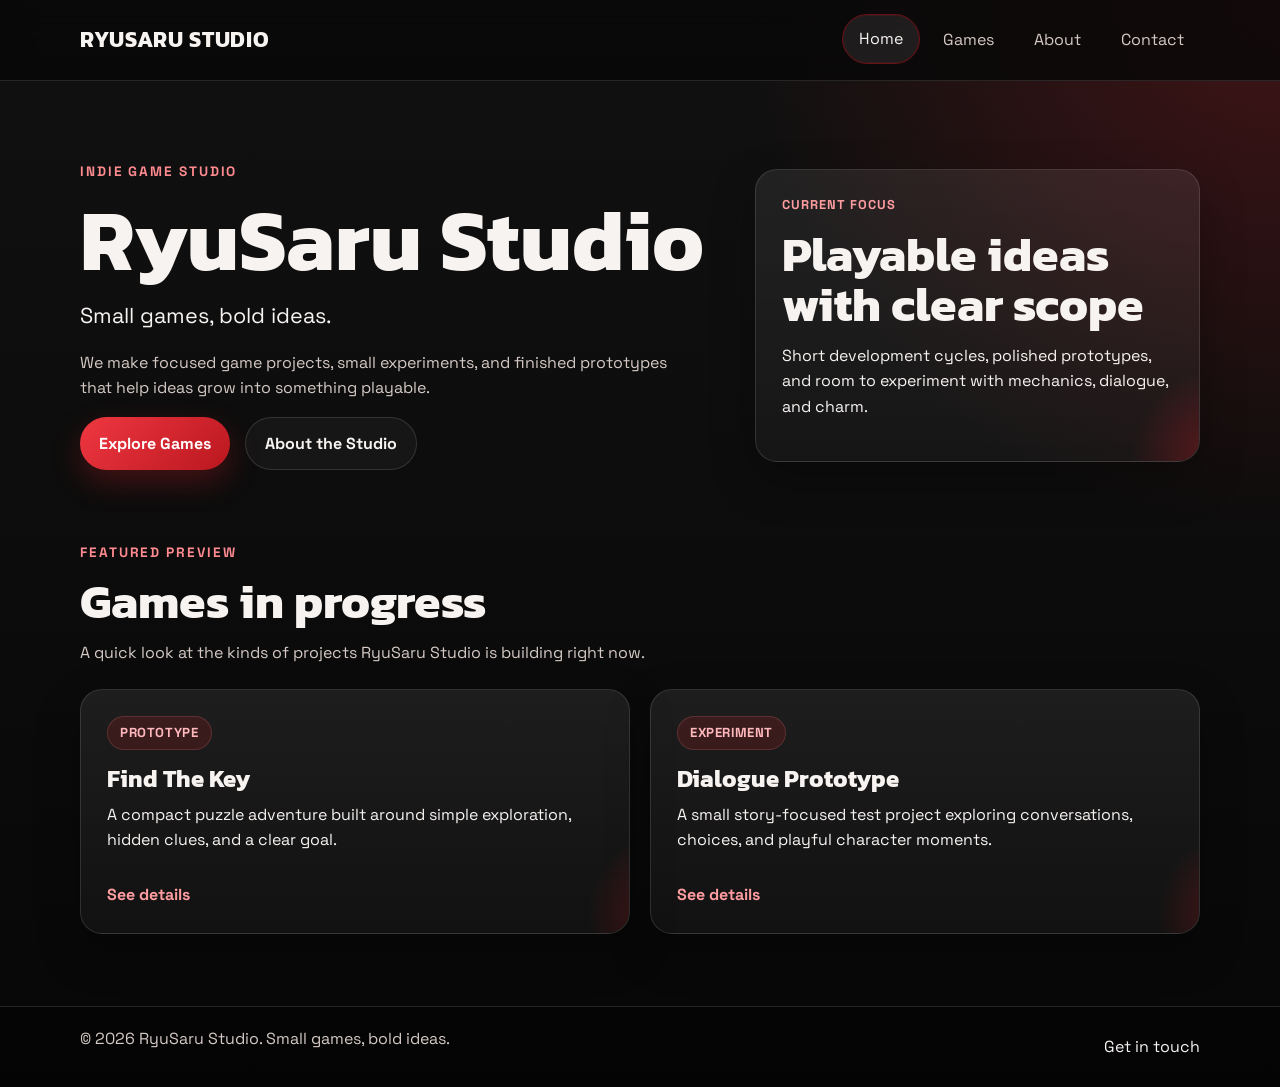
<file: index.html>
<!DOCTYPE html>
<html lang="en">
<head>
  <meta charset="UTF-8">
  <meta name="viewport" content="width=device-width, initial-scale=1.0">
  <title>RyuSaru Studio | Home</title>
  <meta name="description" content="RyuSaru Studio creates small games, bold ideas, and playful prototypes.">
  <link rel="preconnect" href="https://fonts.googleapis.com">
  <link rel="preconnect" href="https://fonts.gstatic.com" crossorigin>
  <link href="https://fonts.googleapis.com/css2?family=Kanit:wght@400;500;600;700&family=Space+Grotesk:wght@400;500;700&display=swap" rel="stylesheet">
  <link rel="stylesheet" href="css/style.css">
  <script defer src="js/main.js"></script>
</head>
<body data-page="home">
  <header class="site-header">
    <div class="container">
      <nav class="navbar" aria-label="Main navigation">
        <a class="logo" href="index.html">
          <span class="logo-text">RyuSaru Studio</span>
        </a>
        <button class="nav-toggle" type="button" aria-expanded="false" aria-controls="nav-menu" aria-label="Open navigation menu">
          <span></span>
          <span></span>
          <span></span>
        </button>
        <div class="nav-menu" id="nav-menu">
          <a href="index.html" data-nav="home">Home</a>
          <a href="games.html" data-nav="games">Games</a>
          <a href="about.html" data-nav="about">About</a>
          <a href="contact.html" data-nav="contact">Contact</a>
        </div>
      </nav>
    </div>
  </header>

  <main>
    <section class="hero">
      <div class="container hero-grid">
        <div class="hero-copy">
          <p class="eyebrow">Indie Game Studio</p>
          <h1>RyuSaru Studio</h1>
          <p class="tagline">Small games, bold ideas.</p>
          <p class="intro">
            We make focused game projects, small experiments, and finished prototypes that help ideas grow into something playable.
          </p>
          <div class="hero-actions">
            <a class="button button-primary" href="games.html">Explore Games</a>
            <a class="button button-secondary" href="about.html">About the Studio</a>
          </div>
        </div>
        <div class="hero-panel">
          <div class="panel-card">
            <p class="panel-label">Current Focus</p>
            <h2>Playable ideas with clear scope</h2>
            <p>Short development cycles, polished prototypes, and room to experiment with mechanics, dialogue, and charm.</p>
          </div>
        </div>
      </div>
    </section>

    <section class="section">
      <div class="container">
        <div class="section-heading">
          <p class="eyebrow">Featured Preview</p>
          <h2>Games in progress</h2>
          <p>A quick look at the kinds of projects RyuSaru Studio is building right now.</p>
        </div>
        <div class="card-grid two-columns">
          <article class="game-card">
            <span class="status-badge">Prototype</span>
            <h3>Find The Key</h3>
            <p>A compact puzzle adventure built around simple exploration, hidden clues, and a clear goal.</p>
            <a class="text-link" href="games.html">See details</a>
          </article>
          <article class="game-card">
            <span class="status-badge">Experiment</span>
            <h3>Dialogue Prototype</h3>
            <p>A small story-focused test project exploring conversations, choices, and playful character moments.</p>
            <a class="text-link" href="games.html">See details</a>
          </article>
        </div>
      </div>
    </section>
  </main>

  <footer class="site-footer">
    <div class="container footer-content">
      <p>&copy; 2026 RyuSaru Studio. Small games, bold ideas.</p>
      <a href="contact.html">Get in touch</a>
    </div>
  </footer>
</body>
</html>
</file>
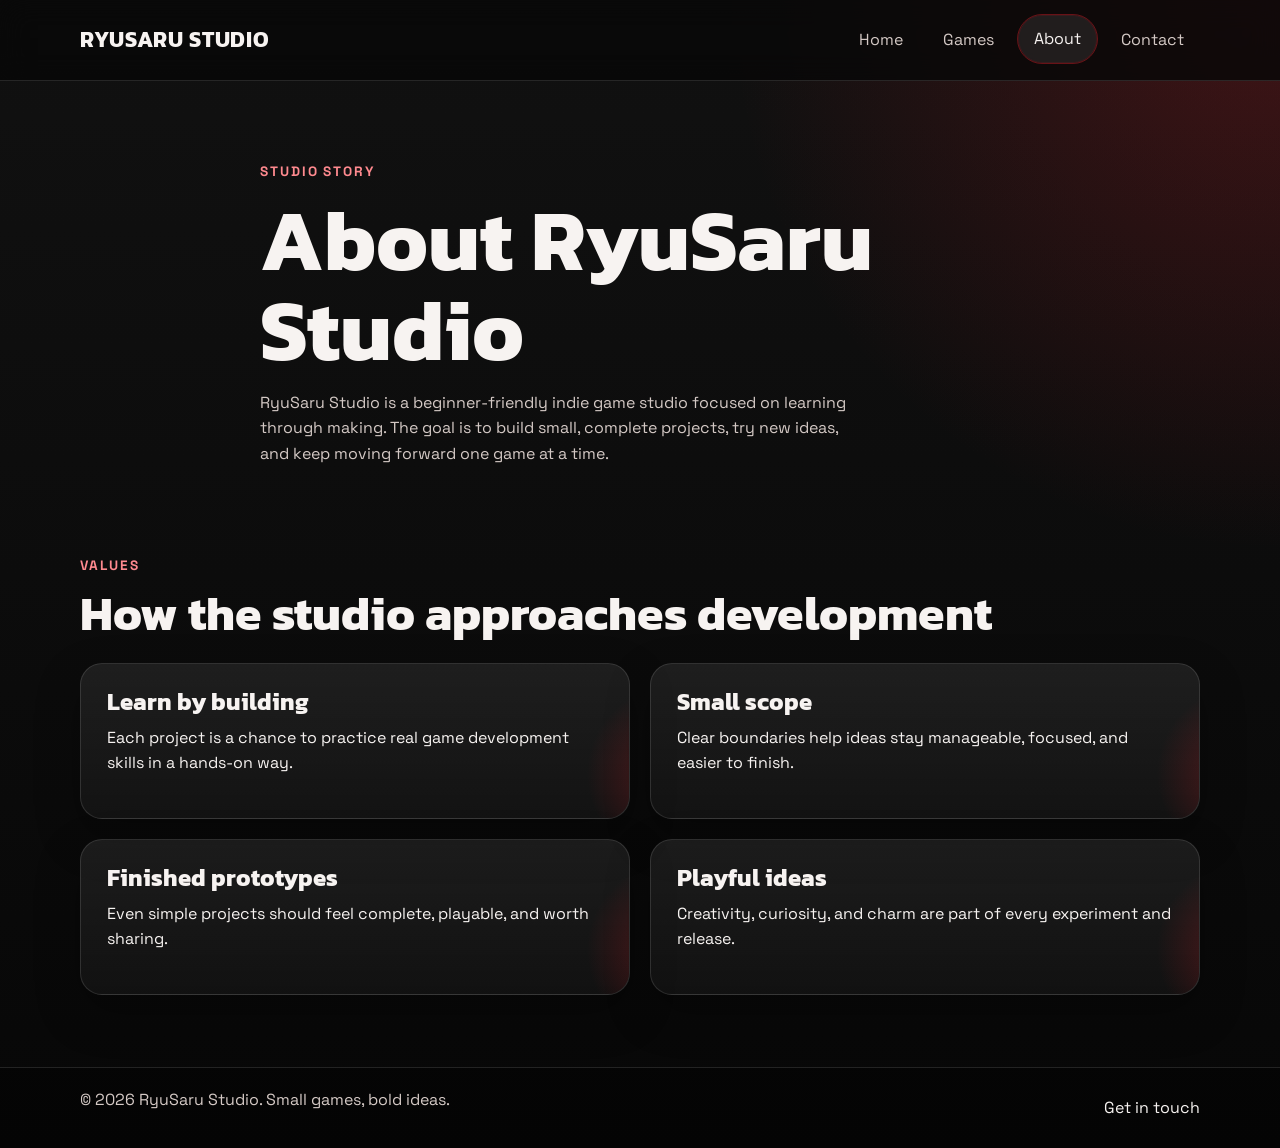
<file: about.html>
<!DOCTYPE html>
<html lang="en">
<head>
  <meta charset="UTF-8">
  <meta name="viewport" content="width=device-width, initial-scale=1.0">
  <title>RyuSaru Studio | About</title>
  <meta name="description" content="Learn about RyuSaru Studio and the values behind its indie game projects.">
  <link rel="preconnect" href="https://fonts.googleapis.com">
  <link rel="preconnect" href="https://fonts.gstatic.com" crossorigin>
  <link href="https://fonts.googleapis.com/css2?family=Kanit:wght@400;500;600;700&family=Space+Grotesk:wght@400;500;700&display=swap" rel="stylesheet">
  <link rel="stylesheet" href="css/style.css">
  <script defer src="js/main.js"></script>
</head>
<body data-page="about">
  <header class="site-header">
    <div class="container">
      <nav class="navbar" aria-label="Main navigation">
        <a class="logo" href="index.html">
          <span class="logo-text">RyuSaru Studio</span>
        </a>
        <button class="nav-toggle" type="button" aria-expanded="false" aria-controls="nav-menu" aria-label="Open navigation menu">
          <span></span>
          <span></span>
          <span></span>
        </button>
        <div class="nav-menu" id="nav-menu">
          <a href="index.html" data-nav="home">Home</a>
          <a href="games.html" data-nav="games">Games</a>
          <a href="about.html" data-nav="about">About</a>
          <a href="contact.html" data-nav="contact">Contact</a>
        </div>
      </nav>
    </div>
  </header>

  <main>
    <section class="page-banner">
      <div class="container narrow">
        <p class="eyebrow">Studio Story</p>
        <h1>About RyuSaru Studio</h1>
        <p>
          RyuSaru Studio is a beginner-friendly indie game studio focused on learning through making. The goal is to build small, complete projects, try new ideas, and keep moving forward one game at a time.
        </p>
      </div>
    </section>

    <section class="section">
      <div class="container">
        <div class="section-heading">
          <p class="eyebrow">Values</p>
          <h2>How the studio approaches development</h2>
        </div>
        <div class="value-grid">
          <article class="value-card">
            <h3>Learn by building</h3>
            <p>Each project is a chance to practice real game development skills in a hands-on way.</p>
          </article>
          <article class="value-card">
            <h3>Small scope</h3>
            <p>Clear boundaries help ideas stay manageable, focused, and easier to finish.</p>
          </article>
          <article class="value-card">
            <h3>Finished prototypes</h3>
            <p>Even simple projects should feel complete, playable, and worth sharing.</p>
          </article>
          <article class="value-card">
            <h3>Playful ideas</h3>
            <p>Creativity, curiosity, and charm are part of every experiment and release.</p>
          </article>
        </div>
      </div>
    </section>
  </main>

  <footer class="site-footer">
    <div class="container footer-content">
      <p>&copy; 2026 RyuSaru Studio. Small games, bold ideas.</p>
      <a href="contact.html">Get in touch</a>
    </div>
  </footer>
</body>
</html>
</file>
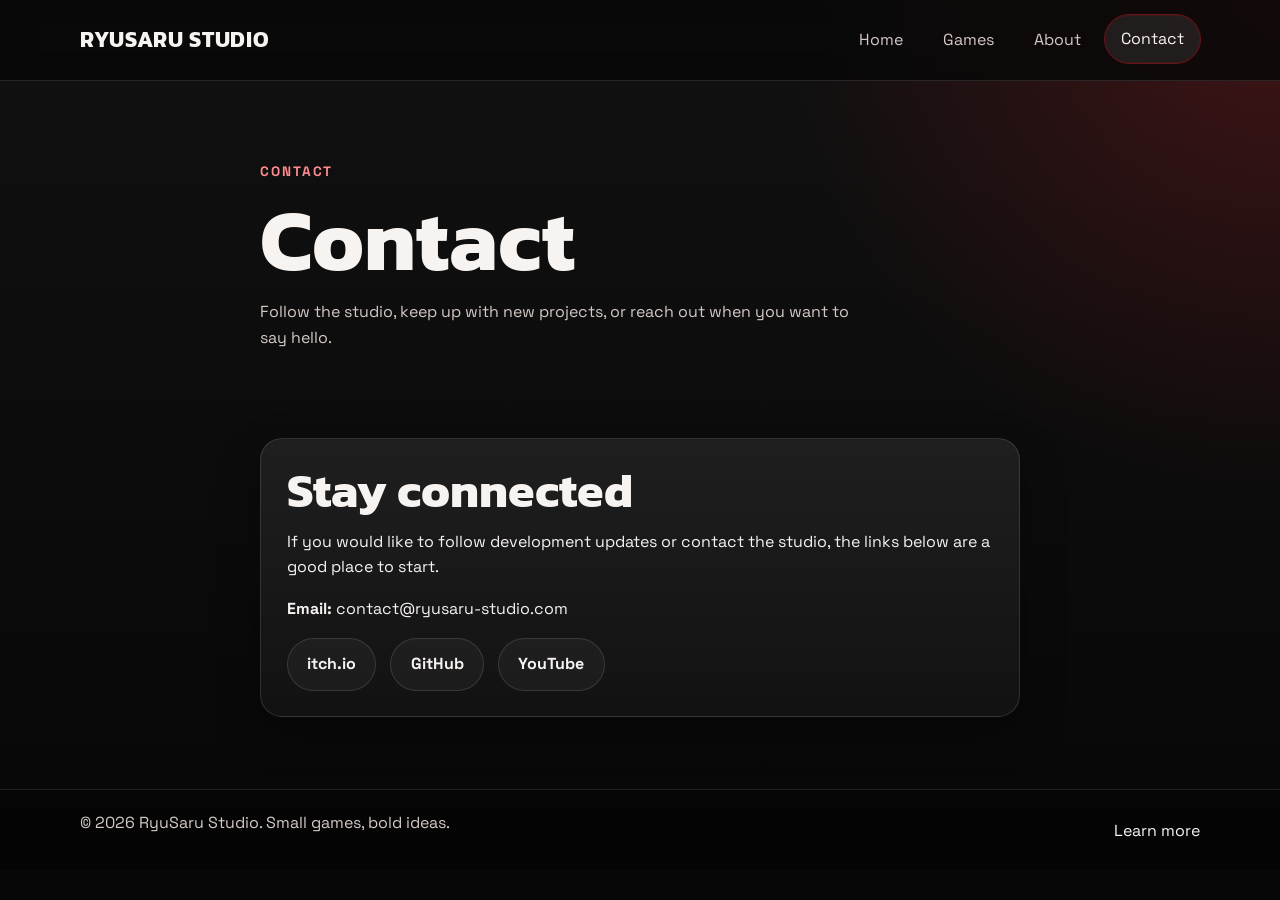
<file: contact.html>
<!DOCTYPE html>
<html lang="en">
<head>
  <meta charset="UTF-8">
  <meta name="viewport" content="width=device-width, initial-scale=1.0">
  <title>RyuSaru Studio | Contact</title>
  <meta name="description" content="Contact RyuSaru Studio and follow the studio online.">
  <link rel="preconnect" href="https://fonts.googleapis.com">
  <link rel="preconnect" href="https://fonts.gstatic.com" crossorigin>
  <link href="https://fonts.googleapis.com/css2?family=Kanit:wght@400;500;600;700&family=Space+Grotesk:wght@400;500;700&display=swap" rel="stylesheet">
  <link rel="stylesheet" href="css/style.css">
  <script defer src="js/main.js"></script>
</head>
<body data-page="contact">
  <header class="site-header">
    <div class="container">
      <nav class="navbar" aria-label="Main navigation">
        <a class="logo" href="index.html">
          <span class="logo-text">RyuSaru Studio</span>
        </a>
        <button class="nav-toggle" type="button" aria-expanded="false" aria-controls="nav-menu" aria-label="Open navigation menu">
          <span></span>
          <span></span>
          <span></span>
        </button>
        <div class="nav-menu" id="nav-menu">
          <a href="index.html" data-nav="home">Home</a>
          <a href="games.html" data-nav="games">Games</a>
          <a href="about.html" data-nav="about">About</a>
          <a href="contact.html" data-nav="contact">Contact</a>
        </div>
      </nav>
    </div>
  </header>

  <main>
    <section class="page-banner">
      <div class="container narrow">
        <p class="eyebrow">Contact</p>
        <h1>Contact</h1>
        <p>Follow the studio, keep up with new projects, or reach out when you want to say hello.</p>
      </div>
    </section>

    <section class="section">
      <div class="container">
        <div class="contact-card">
          <h2>Stay connected</h2>
          <p>If you would like to follow development updates or contact the studio, the links below are a good place to start.</p>
          <p><strong>Email:</strong> <a href="mailto:contact@ryusaru-studio.com">contact@ryusaru-studio.com</a></p>
          <div class="social-links">
            <a class="button button-secondary" href="#">itch.io</a>
            <a class="button button-secondary" href="#">GitHub</a>
            <a class="button button-secondary" href="#">YouTube</a>
          </div>
        </div>
      </div>
    </section>
  </main>

  <footer class="site-footer">
    <div class="container footer-content">
      <p>&copy; 2026 RyuSaru Studio. Small games, bold ideas.</p>
      <a href="about.html">Learn more</a>
    </div>
  </footer>
</body>
</html>
</file>
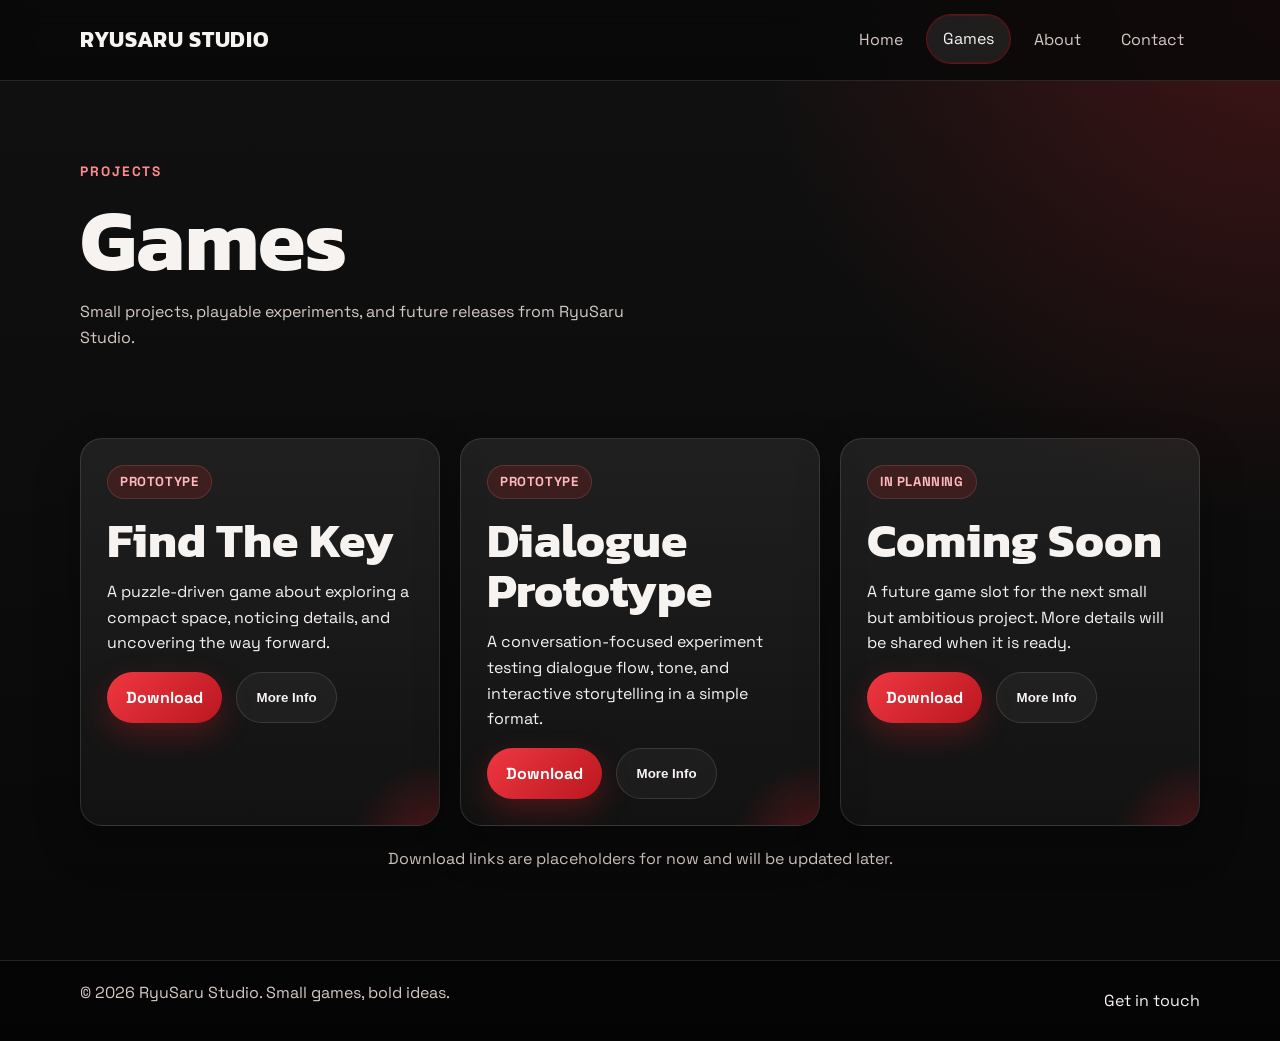
<file: games.html>
<!DOCTYPE html>
<html lang="en">
<head>
  <meta charset="UTF-8">
  <meta name="viewport" content="width=device-width, initial-scale=1.0">
  <title>RyuSaru Studio | Games</title>
  <meta name="description" content="Browse game projects and prototypes from RyuSaru Studio.">
  <link rel="preconnect" href="https://fonts.googleapis.com">
  <link rel="preconnect" href="https://fonts.gstatic.com" crossorigin>
  <link href="https://fonts.googleapis.com/css2?family=Kanit:wght@400;500;600;700&family=Space+Grotesk:wght@400;500;700&display=swap" rel="stylesheet">
  <link rel="stylesheet" href="css/style.css">
  <script defer src="js/main.js"></script>
</head>
<body data-page="games">
  <header class="site-header">
    <div class="container">
      <nav class="navbar" aria-label="Main navigation">
        <a class="logo" href="index.html">
          <span class="logo-text">RyuSaru Studio</span>
        </a>
        <button class="nav-toggle" type="button" aria-expanded="false" aria-controls="nav-menu" aria-label="Open navigation menu">
          <span></span>
          <span></span>
          <span></span>
        </button>
        <div class="nav-menu" id="nav-menu">
          <a href="index.html" data-nav="home">Home</a>
          <a href="games.html" data-nav="games">Games</a>
          <a href="about.html" data-nav="about">About</a>
          <a href="contact.html" data-nav="contact">Contact</a>
        </div>
      </nav>
    </div>
  </header>

  <main>
    <section class="page-banner">
      <div class="container">
        <p class="eyebrow">Projects</p>
        <h1>Games</h1>
        <p>Small projects, playable experiments, and future releases from RyuSaru Studio.</p>
      </div>
    </section>

    <section class="section">
      <div class="container">
        <div class="card-grid three-columns" id="games-grid"></div>

        <p class="page-note">Download links are placeholders for now and will be updated later.</p>
      </div>
    </section>
  </main>

  <div class="modal-overlay" id="game-modal" hidden>
    <div class="modal-window" role="dialog" aria-modal="true" aria-labelledby="modal-title">
      <button class="modal-close" type="button" aria-label="Close game details modal">&times;</button>
      <div class="modal-content">
        <span class="status-badge" id="modal-status">Status</span>
        <h2 id="modal-title">Game Title</h2>
        <div class="modal-gallery" id="modal-gallery"></div>
        <p id="modal-description">Game details will appear here.</p>
        <div class="modal-links" id="modal-links"></div>
      </div>
    </div>
  </div>

  <footer class="site-footer">
    <div class="container footer-content">
      <p>&copy; 2026 RyuSaru Studio. Small games, bold ideas.</p>
      <a href="contact.html">Get in touch</a>
    </div>
  </footer>
</body>
</html>
</file>
<file: css/style.css>
:root {
  --bg: #080808;
  --bg-alt: #121212;
  --panel: rgba(255, 255, 255, 0.06);
  --panel-strong: rgba(255, 255, 255, 0.1);
  --text: #f7f3f1;
  --muted: #d4c9c5;
  --line: rgba(255, 255, 255, 0.12);
  --accent: #d71f28;
  --accent-dark: #9f1118;
  --shadow: 0 18px 45px rgba(0, 0, 0, 0.28);
  --max-width: 1120px;
  --radius: 22px;
}

*,
*::before,
*::after {
  box-sizing: border-box;
}

html {
  scroll-behavior: smooth;
}

body {
  margin: 0;
  min-height: 100vh;
  font-family: "Space Grotesk", sans-serif;
  color: var(--text);
  background:
    radial-gradient(circle at top right, rgba(215, 31, 40, 0.24), transparent 32%),
    linear-gradient(180deg, #111111 0%, #070707 100%);
  line-height: 1.6;
}

img {
  max-width: 100%;
  display: block;
}

a {
  color: inherit;
  text-decoration: none;
}

button,
a {
  -webkit-tap-highlight-color: transparent;
}

.container {
  width: min(calc(100% - 2rem), var(--max-width));
  margin: 0 auto;
}

.narrow {
  max-width: 760px;
}

.site-header {
  position: sticky;
  top: 0;
  z-index: 30;
  backdrop-filter: blur(14px);
  background: rgba(8, 8, 8, 0.82);
  border-bottom: 1px solid var(--line);
}

.navbar {
  display: flex;
  align-items: center;
  justify-content: space-between;
  gap: 1rem;
  padding: 1rem 0;
}

.logo {
  display: inline-flex;
  align-items: center;
  font-family: "Kanit", sans-serif;
  font-size: 1.4rem;
  font-weight: 700;
  letter-spacing: 0.03em;
  text-transform: uppercase;
}

.logo-text {
  display: inline-flex;
  align-items: center;
  white-space: nowrap;
}

.nav-menu {
  display: flex;
  align-items: center;
  gap: 0.5rem;
  margin-left: auto;
}

.nav-menu a {
  padding: 0.7rem 1rem;
  border-radius: 999px;
  color: var(--muted);
  transition: background-color 0.2s ease, color 0.2s ease, transform 0.2s ease;
}

.nav-menu a:hover,
.nav-menu a:focus-visible,
.nav-menu a.active {
  color: var(--text);
  background: rgba(255, 255, 255, 0.08);
  transform: translateY(-1px);
}

.nav-menu a.active {
  outline: 1px solid rgba(215, 31, 40, 0.45);
  box-shadow: inset 0 0 0 1px rgba(215, 31, 40, 0.12);
}

.nav-toggle {
  display: none;
  width: 3rem;
  height: 3rem;
  padding: 0;
  border: 1px solid var(--line);
  border-radius: 14px;
  background: rgba(255, 255, 255, 0.04);
  cursor: pointer;
}

.nav-toggle span {
  display: block;
  width: 20px;
  height: 2px;
  margin: 5px auto;
  background: var(--text);
  transition: transform 0.2s ease, opacity 0.2s ease;
}

.hero,
.page-banner {
  padding: 5rem 0 3rem;
}

.hero-grid {
  display: grid;
  grid-template-columns: 1.3fr 0.9fr;
  gap: 2rem;
  align-items: center;
}

.eyebrow {
  margin: 0 0 0.75rem;
  color: #ff8a8f;
  font-size: 0.85rem;
  font-weight: 700;
  letter-spacing: 0.14em;
  text-transform: uppercase;
}

h1,
h2,
h3 {
  margin-top: 0;
  font-family: "Kanit", sans-serif;
  line-height: 1.05;
}

h1 {
  font-size: clamp(2.8rem, 8vw, 5.4rem);
  margin-bottom: 0.85rem;
}

h2 {
  font-size: clamp(2rem, 5vw, 3rem);
  margin-bottom: 0.85rem;
}

h3 {
  font-size: 1.5rem;
  margin-bottom: 0.65rem;
}

p {
  margin-top: 0;
}

.tagline {
  font-size: 1.35rem;
  color: var(--text);
  margin-bottom: 1rem;
}

.intro,
.page-banner p:last-child,
.section-heading p:last-child {
  max-width: 60ch;
  color: var(--muted);
}

.hero-actions,
.card-actions,
.social-links {
  display: flex;
  flex-wrap: wrap;
  gap: 0.9rem;
}

.button {
  display: inline-flex;
  align-items: center;
  justify-content: center;
  min-height: 48px;
  padding: 0.8rem 1.2rem;
  border-radius: 999px;
  font-weight: 700;
  transition: transform 0.2s ease, background-color 0.2s ease, border-color 0.2s ease;
  cursor: pointer;
}

.button:hover,
.button:focus-visible {
  transform: translateY(-2px);
}

.button-primary {
  background: linear-gradient(135deg, #ef3741 0%, #ba171f 100%);
  color: #fff;
  box-shadow: 0 12px 30px rgba(215, 31, 40, 0.28);
}

.button-primary:hover,
.button-primary:focus-visible {
  background: linear-gradient(135deg, #ff4c56 0%, #c21620 100%);
}

.button-secondary {
  border: 1px solid var(--line);
  background: rgba(255, 255, 255, 0.04);
  color: var(--text);
}

.button-secondary:hover,
.button-secondary:focus-visible {
  border-color: rgba(255, 255, 255, 0.25);
  background: rgba(255, 255, 255, 0.08);
}

.hero-panel,
.game-card,
.value-card,
.contact-card {
  position: relative;
  overflow: hidden;
  border: 1px solid var(--line);
  border-radius: var(--radius);
  background: linear-gradient(180deg, rgba(255, 255, 255, 0.08), rgba(255, 255, 255, 0.04));
  box-shadow: var(--shadow);
}

.hero-panel::after,
.game-card::after,
.value-card::after,
.contact-card::after {
  content: "";
  position: absolute;
  inset: auto -25% -30% auto;
  width: 180px;
  height: 180px;
  border-radius: 50%;
  background: radial-gradient(circle, rgba(215, 31, 40, 0.35) 0%, transparent 70%);
  pointer-events: none;
}

.panel-card,
.game-card,
.value-card,
.contact-card {
  padding: 1.6rem;
}

.panel-label {
  margin-bottom: 0.8rem;
  color: #ff9da1;
  font-weight: 700;
  text-transform: uppercase;
  letter-spacing: 0.08em;
  font-size: 0.8rem;
}

.section {
  padding: 1.5rem 0 4.5rem;
}

.section-heading {
  margin-bottom: 1.5rem;
}

.card-grid,
.value-grid {
  display: grid;
  gap: 1.25rem;
}

.two-columns {
  grid-template-columns: repeat(2, minmax(0, 1fr));
}

.three-columns {
  grid-template-columns: repeat(3, minmax(0, 1fr));
}

.status-badge {
  display: inline-flex;
  margin-bottom: 1rem;
  padding: 0.35rem 0.8rem;
  border-radius: 999px;
  background: rgba(215, 31, 40, 0.16);
  color: #ffb8bc;
  border: 1px solid rgba(255, 138, 143, 0.18);
  font-size: 0.82rem;
  font-weight: 700;
  letter-spacing: 0.04em;
  text-transform: uppercase;
}

.text-link {
  display: inline-flex;
  margin-top: 0.8rem;
  color: #ff9da1;
  font-weight: 700;
}

.page-note {
  margin-top: 1.3rem;
  color: var(--muted);
  text-align: center;
}

.modal-overlay {
  position: fixed;
  inset: 0;
  z-index: 100;
  display: grid;
  place-items: center;
  padding: 1rem;
  background: rgba(0, 0, 0, 0.72);
  opacity: 0;
  visibility: hidden;
  transition: opacity 0.25s ease, visibility 0.25s ease;
}

.modal-overlay.is-visible {
  opacity: 1;
  visibility: visible;
}

.modal-window {
  width: min(100%, 820px);
  max-height: min(88vh, 900px);
  overflow-y: auto;
  position: relative;
  border: 1px solid var(--line);
  border-radius: 28px;
  background:
    radial-gradient(circle at top right, rgba(215, 31, 40, 0.2), transparent 28%),
    linear-gradient(180deg, rgba(20, 20, 20, 0.98), rgba(10, 10, 10, 0.98));
  box-shadow: 0 28px 60px rgba(0, 0, 0, 0.45);
  transform: scale(0.96) translateY(12px);
  transition: transform 0.25s ease;
}

.modal-overlay.is-visible .modal-window {
  transform: scale(1) translateY(0);
}

.modal-content {
  padding: 1.75rem;
}

.modal-close {
  position: absolute;
  top: 1rem;
  right: 1rem;
  width: 2.75rem;
  height: 2.75rem;
  border: 1px solid var(--line);
  border-radius: 999px;
  background: rgba(255, 255, 255, 0.06);
  color: var(--text);
  font-size: 1.4rem;
  line-height: 1;
  cursor: pointer;
  transition: background-color 0.2s ease, transform 0.2s ease;
}

.modal-close:hover,
.modal-close:focus-visible {
  background: rgba(255, 255, 255, 0.12);
  transform: rotate(90deg);
}

.modal-gallery {
  display: grid;
  grid-template-columns: repeat(2, minmax(0, 1fr));
  gap: 1rem;
  margin: 1.5rem 0;
}

.modal-image-card {
  overflow: hidden;
  border: 1px solid var(--line);
  border-radius: 18px;
  background: rgba(255, 255, 255, 0.04);
}

.modal-image-card img {
  width: 100%;
  aspect-ratio: 16 / 10;
  object-fit: cover;
}

.modal-image-card figcaption {
  padding: 0.8rem 1rem 1rem;
  color: var(--muted);
  font-size: 0.95rem;
}

.modal-links {
  display: flex;
  flex-wrap: wrap;
  gap: 0.85rem;
  margin-top: 1.4rem;
}

body.modal-open {
  overflow: hidden;
}

.value-grid {
  grid-template-columns: repeat(2, minmax(0, 1fr));
}

.site-footer {
  border-top: 1px solid var(--line);
  background: rgba(0, 0, 0, 0.4);
}

.footer-content {
  display: flex;
  align-items: center;
  justify-content: space-between;
  gap: 1rem;
  padding: 1.2rem 0;
  color: var(--muted);
}

.footer-content a {
  color: var(--text);
}

.contact-card {
  max-width: 760px;
  margin: 0 auto;
}

@media (max-width: 900px) {
  .hero-grid,
  .three-columns,
  .two-columns,
  .value-grid {
    grid-template-columns: 1fr;
  }
}

@media (max-width: 720px) {
  .navbar {
    gap: 0.75rem;
  }

  .logo {
    margin-right: auto;
  }

  .site-header {
    position: sticky;
  }

  .nav-toggle {
    display: inline-block;
  }

  .nav-menu {
    position: absolute;
    top: calc(100% + 0.75rem);
    left: 1rem;
    right: 1rem;
    display: none;
    flex-direction: column;
    align-items: stretch;
    padding: 0.85rem;
    border: 1px solid var(--line);
    border-radius: 20px;
    background: rgba(12, 12, 12, 0.96);
    box-shadow: var(--shadow);
  }

  .nav-menu.open {
    display: flex;
  }

  .nav-menu a {
    width: 100%;
  }

  .hero,
  .page-banner {
    padding-top: 4rem;
  }

  .footer-content {
    flex-direction: column;
    text-align: center;
  }

  .modal-content {
    padding: 1.25rem;
  }

  .modal-gallery {
    grid-template-columns: 1fr;
  }
}

@media (prefers-reduced-motion: reduce) {
  html {
    scroll-behavior: auto;
  }

  *,
  *::before,
  *::after {
    transition: none !important;
    animation: none !important;
  }
}
</file>
